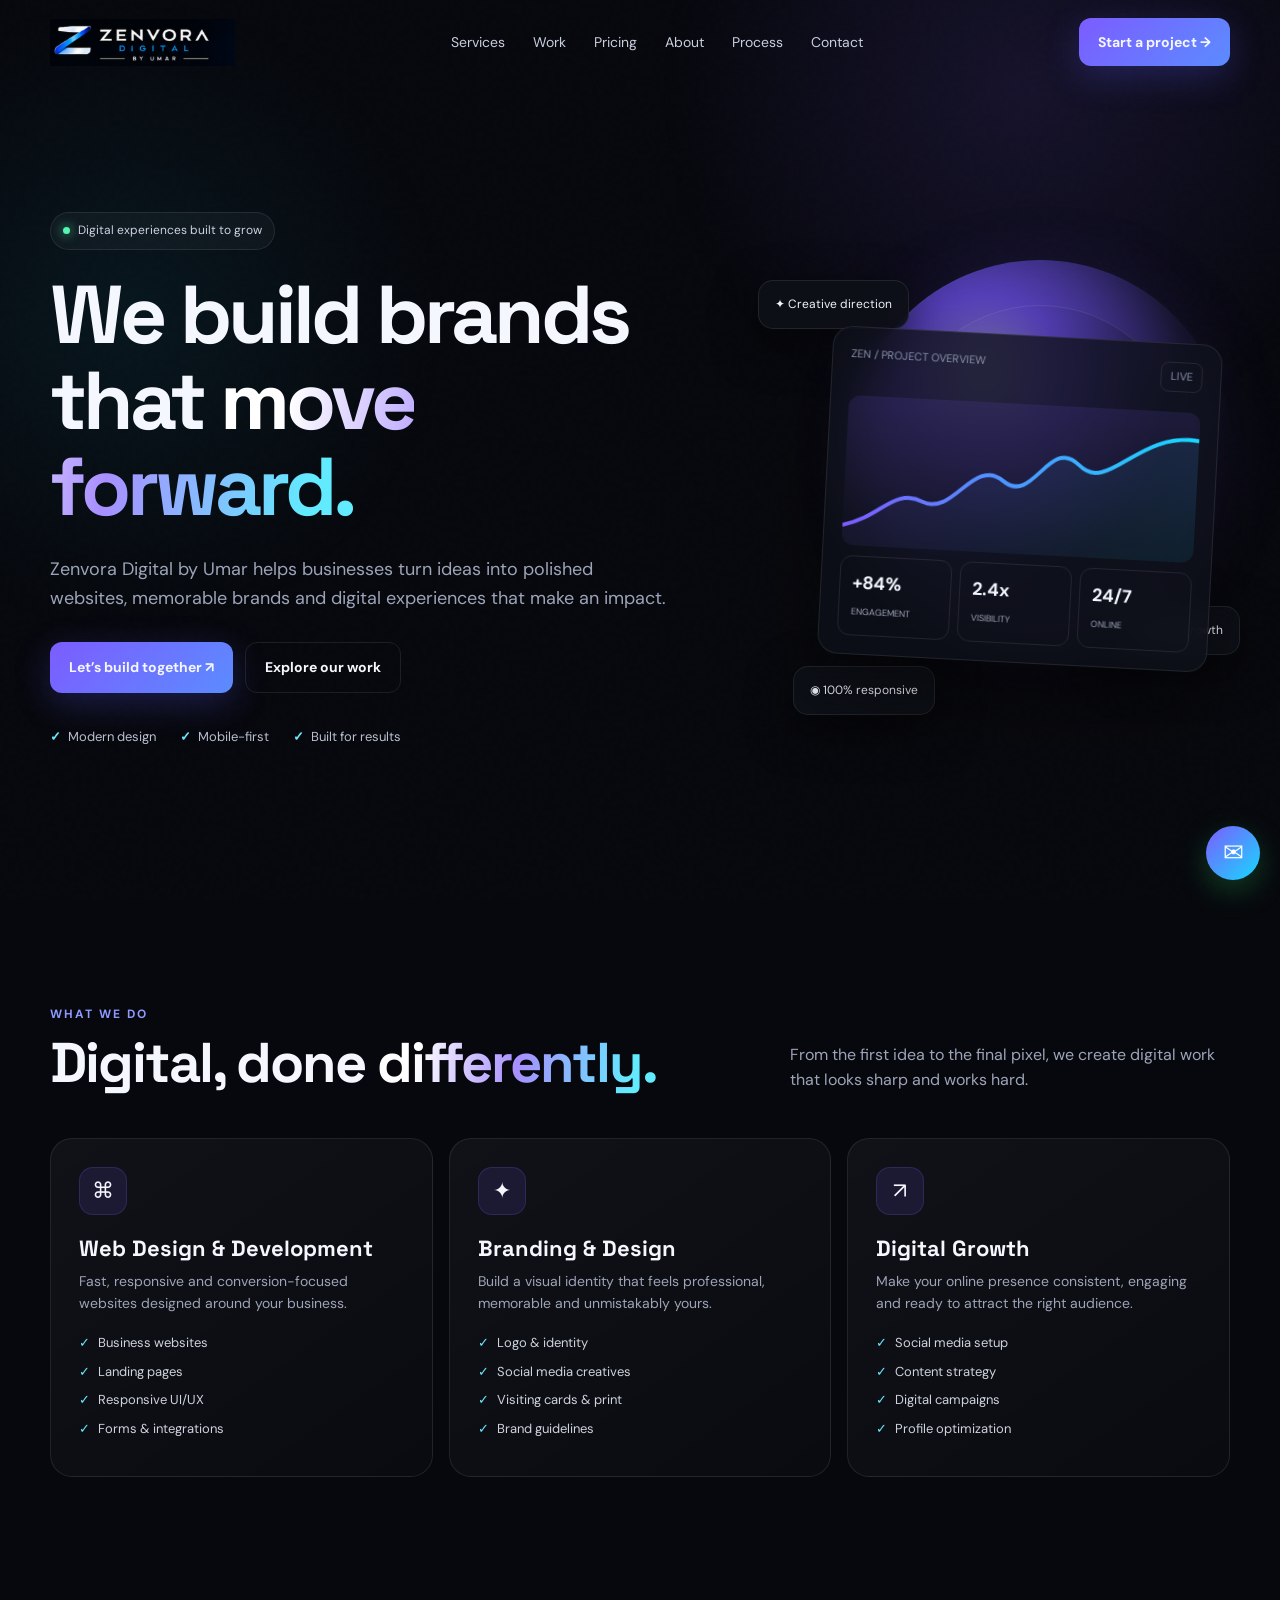
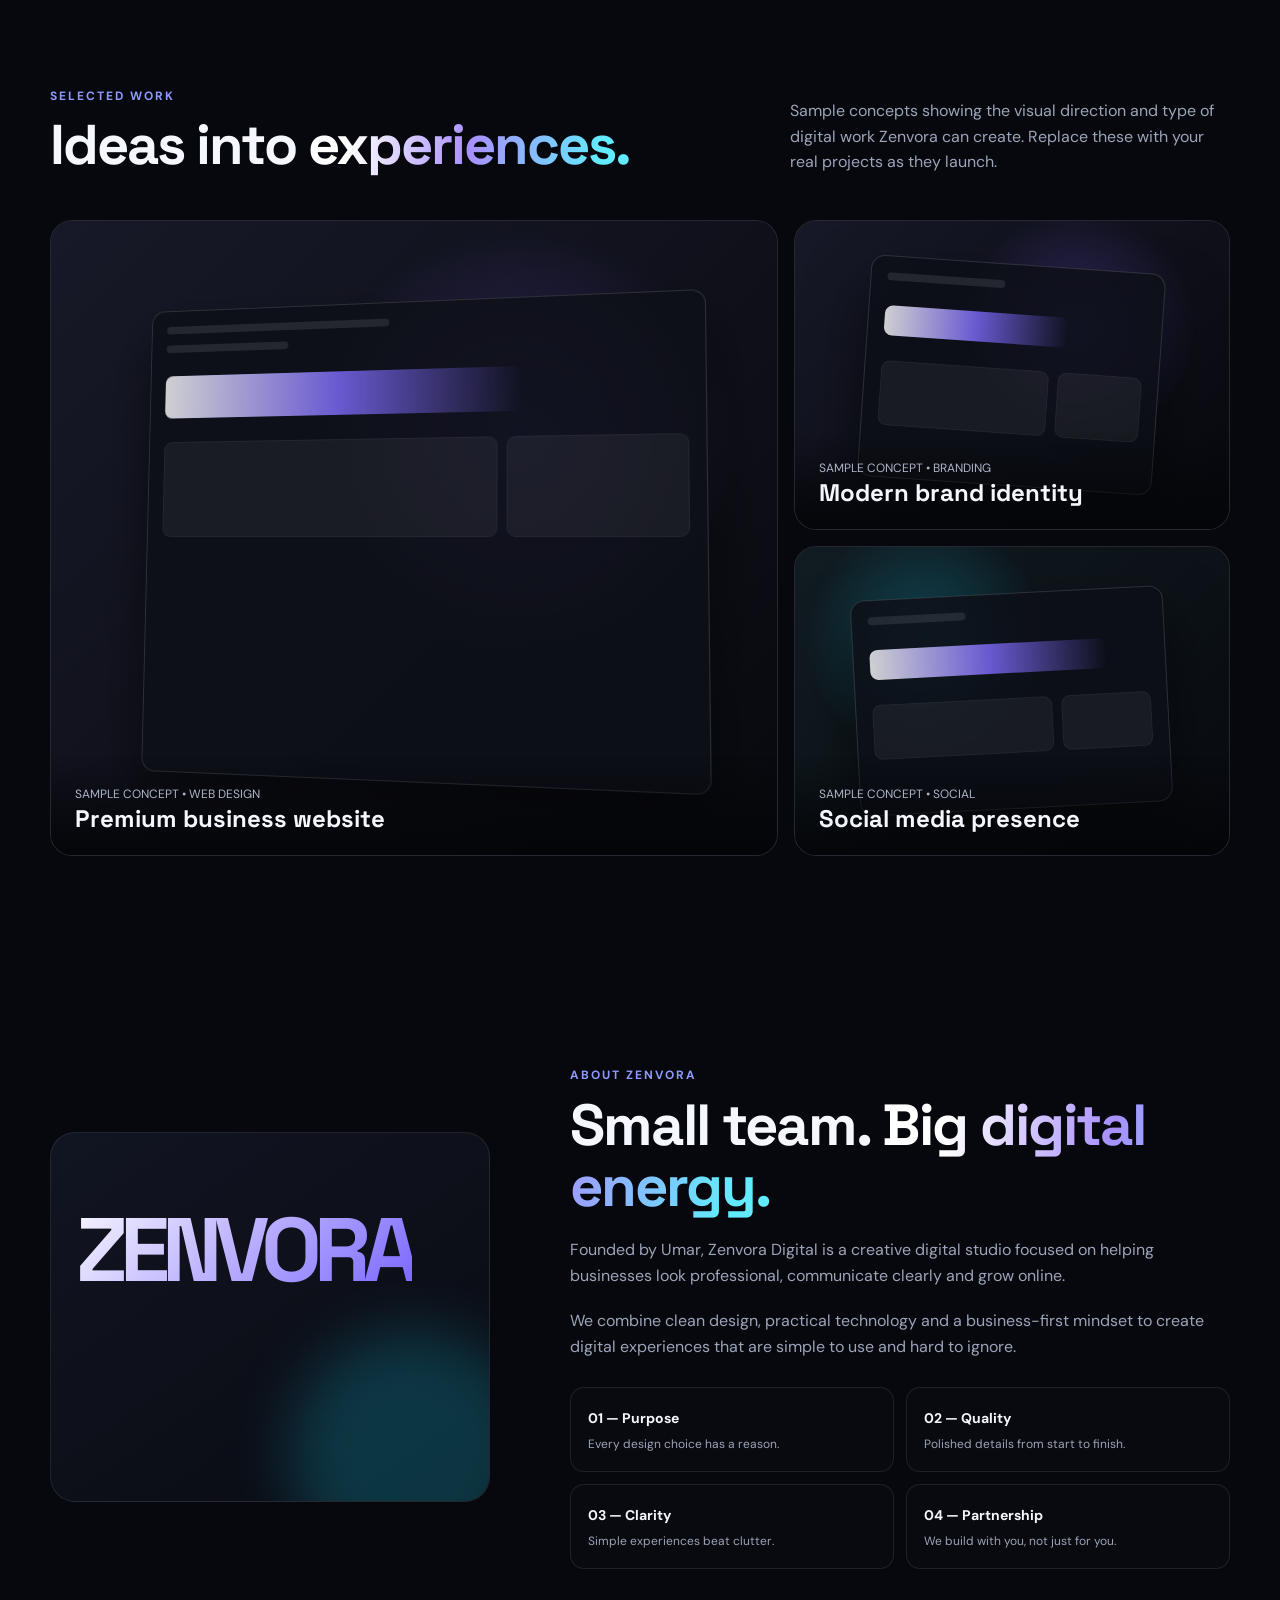
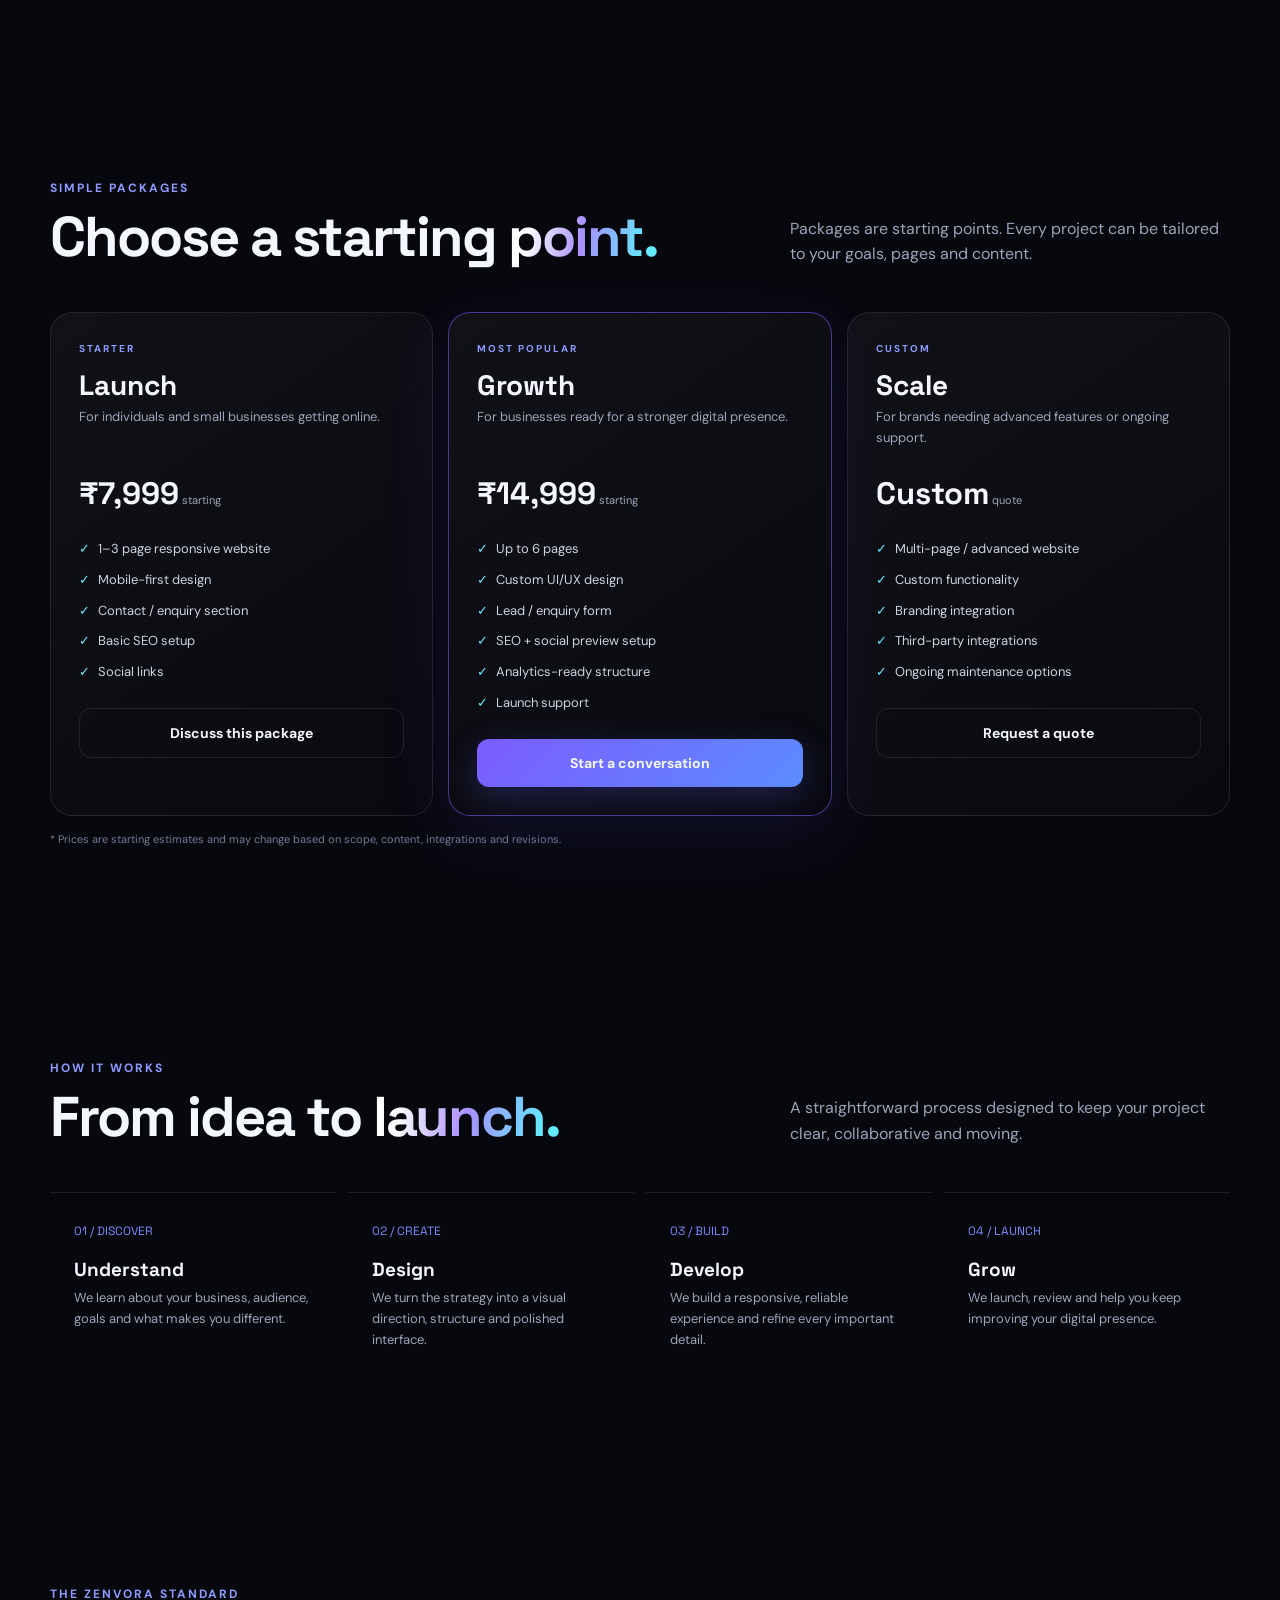
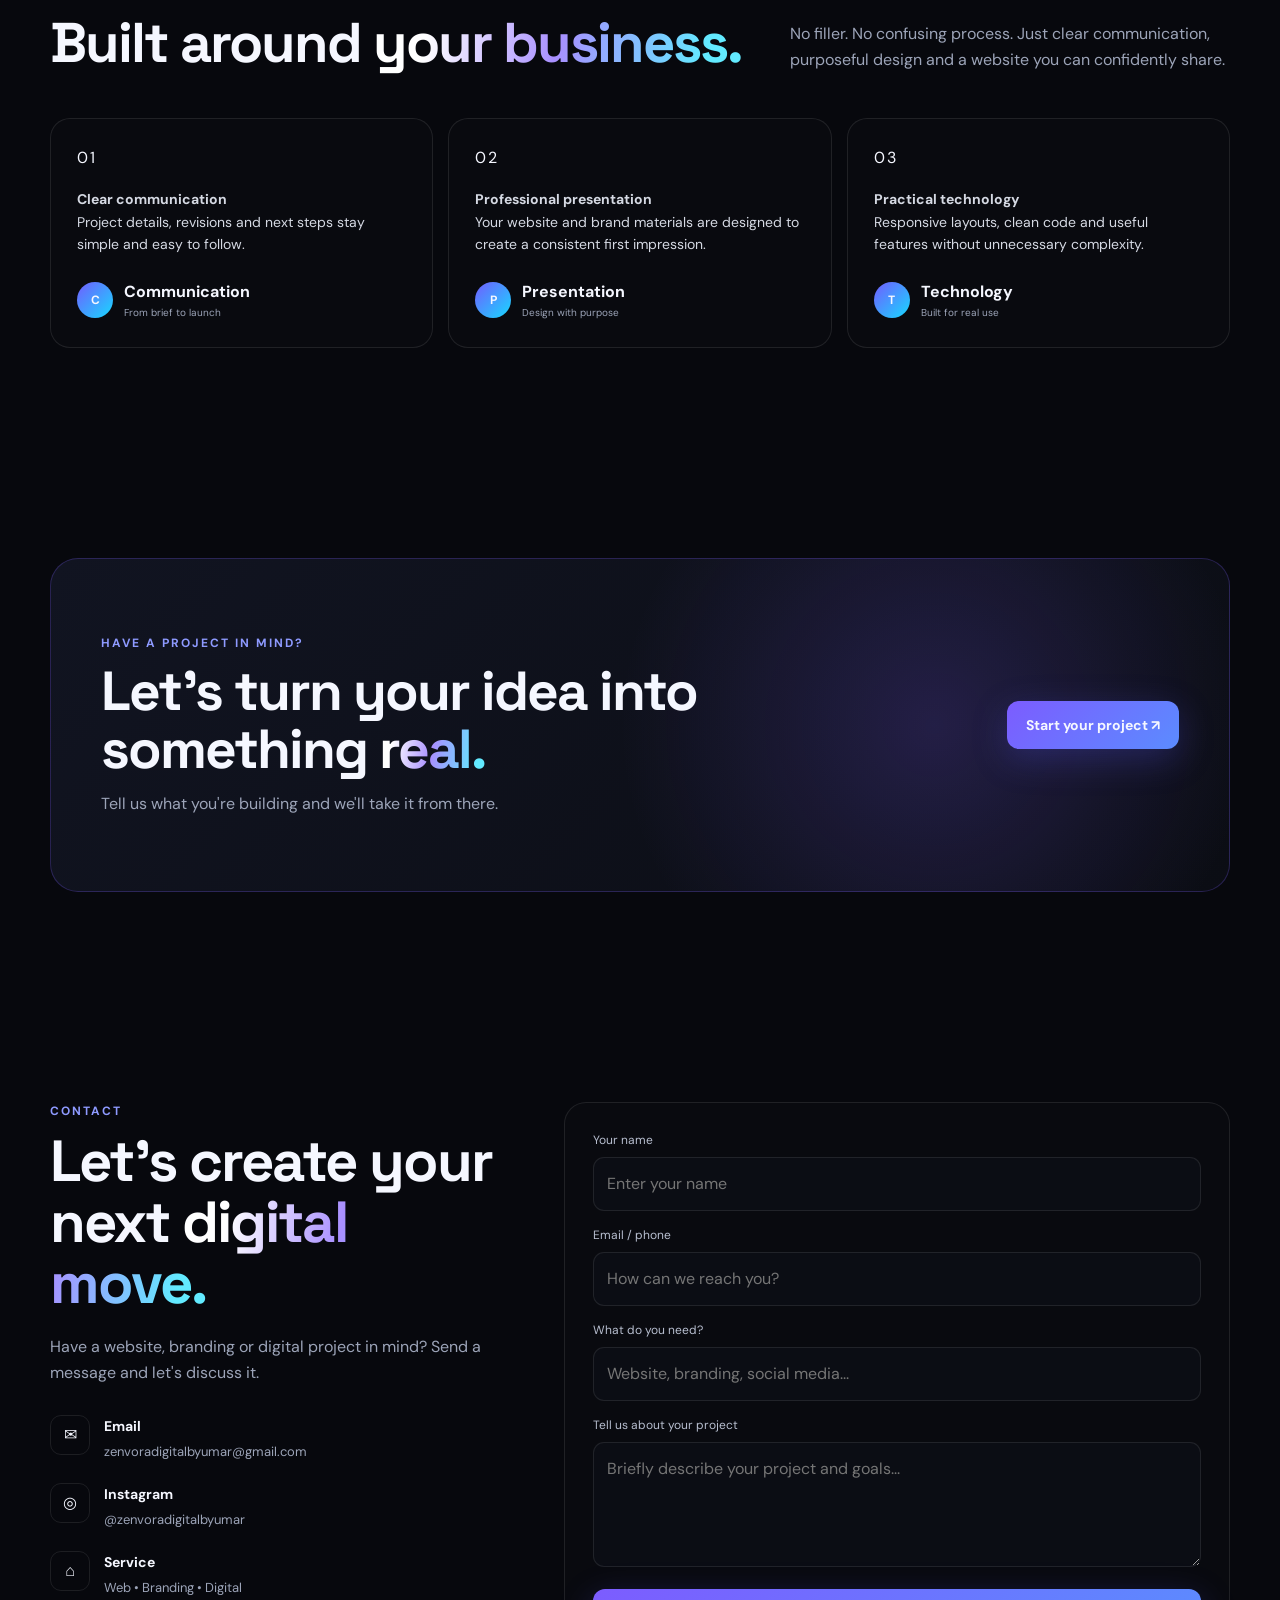
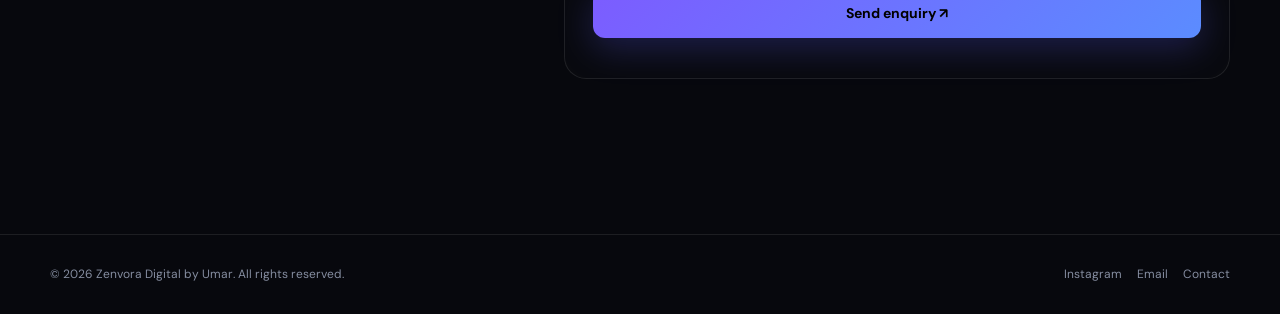
<file: index.html>
<!DOCTYPE html>
<html lang="en">
<head>
<meta charset="UTF-8">
<meta name="viewport" content="width=device-width, initial-scale=1.0">

<meta name="theme-color" content="#07080d">
<meta name="robots" content="index, follow">
<link rel="canonical" href="https://zenvoradigitalbyumar.com/">
<link rel="icon" type="image/png" sizes="256x256" href="favicon.png">
<link rel="apple-touch-icon" href="favicon.png">
<meta property="og:type" content="website">
<meta property="og:title" content="Zenvora Digital by Umar | Websites • Branding • Digital Growth">
<meta property="og:description" content="Zenvora Digital by Umar creates modern websites, branding and digital experiences for growing businesses.">
<meta property="og:url" content="https://zenvoradigitalbyumar.com/">
<meta property="og:image" content="https://zenvoradigitalbyumar.com/logo.png">
<meta property="og:site_name" content="Zenvora Digital by Umar">
<meta name="twitter:card" content="summary_large_image">
<meta name="twitter:title" content="Zenvora Digital by Umar">
<meta name="twitter:description" content="Modern websites, branding and digital growth for ambitious businesses.">
<meta name="twitter:image" content="https://zenvoradigitalbyumar.com/logo.png">
<meta name="instagram:profile" content="https://www.instagram.com/zenvoradigitalbyumar/">
<script type="application/ld+json">
{
  "@context":"https://schema.org",
  "@type":"ProfessionalService",
  "name":"Zenvora Digital by Umar",
  "url":"https://zenvoradigitalbyumar.com/",
  "logo":"https://zenvoradigitalbyumar.com/logo.png",
  "email":"mailto:zenvoradigitalbyumar@gmail.com",
  "sameAs":["https://www.instagram.com/zenvoradigitalbyumar/"],
  "description":"Web design, branding, social media and digital solutions for growing businesses.",
  "serviceType":["Web Design & Development","Branding & Design","Digital Growth","Social Media"]
}
</script>

<meta name="description" content="Zenvora Digital by Umar — modern websites, branding, social media and digital solutions for growing businesses.">
<title>Zenvora Digital by Umar | Websites • Branding • Digital Growth</title>
<link rel="preconnect" href="https://fonts.googleapis.com">
<link rel="preconnect" href="https://fonts.gstatic.com" crossorigin>
<link href="https://fonts.googleapis.com/css2?family=DM+Sans:wght@400;500;600;700&family=Space+Grotesk:wght@400;500;600;700&display=swap" rel="stylesheet">
<link rel="stylesheet" href="style.css">
</head>
<body>
<header class="nav" id="nav">
  <div class="container nav-inner">
    <a class="logo" href="#home" aria-label="Zenvora Digital by Umar home">
      <img src="logo.png" alt="Zenvora Digital by Umar logo">
    </a>
    <nav class="nav-links" id="navLinks">
      <a href="#services">Services</a><a href="#work">Work</a><a href="#pricing">Pricing</a><a href="#about">About</a><a href="#process">Process</a><a href="#contact">Contact</a>
    </nav>
    <a class="btn btn-primary" href="#contact">Start a project →</a>
    <button class="menu" id="menu" aria-label="Open menu">☰</button>
  </div>
</header>

<main id="home">
<section class="hero">
<div class="container hero-grid">
  <div class="reveal">
    <div class="eyebrow"><span class="dot"></span> Digital experiences built to grow</div>
    <h1>We build brands that <span class="gradient">move forward.</span></h1>
    <p>Zenvora Digital by Umar helps businesses turn ideas into polished websites, memorable brands and digital experiences that make an impact.</p>
    <div class="actions"><a class="btn btn-primary" href="#contact">Let’s build together ↗</a><a class="btn" href="#work">Explore our work</a></div>
    <div class="hero-note"><span><b class="check">✓</b> Modern design</span><span><b class="check">✓</b> Mobile-first</span><span><b class="check">✓</b> Built for results</span></div>
  </div>
  <div class="visual reveal">
    <div class="orb"></div>
    <div class="floating f1">✦ Creative direction</div>
    <div class="floating f2">↗ Digital growth</div>
    <div class="floating f3">◉ 100% responsive</div>
    <div class="dashboard">
      <div class="dash-top"><span>ZEN / PROJECT OVERVIEW</span><span class="pill">LIVE</span></div>
      <div class="chart">
        <svg viewBox="0 0 400 150" preserveAspectRatio="none"><defs><linearGradient id="g" x1="0" x2="1"><stop stop-color="#7c5cff"/><stop offset="1" stop-color="#16d9ff"/></linearGradient></defs><path d="M0 130 C45 120,55 90,90 103 S145 55,180 78 S230 30,265 58 S330 20,400 28" fill="none" stroke="url(#g)" stroke-width="4"/><path d="M0 130 C45 120,55 90,90 103 S145 55,180 78 S230 30,265 58 S330 20,400 28 L400 150 L0 150Z" fill="url(#g)" opacity=".08"/></svg>
      </div>
      <div class="stats"><div class="stat"><b>+84%</b><span>ENGAGEMENT</span></div><div class="stat"><b>2.4x</b><span>VISIBILITY</span></div><div class="stat"><b>24/7</b><span>ONLINE</span></div></div>
    </div>
  </div>
</div>
</section>

<section id="services">
<div class="container">
  <div class="section-head reveal"><div><div class="kicker">What we do</div><h2>Digital, done <span class="gradient">differently.</span></h2></div><p>From the first idea to the final pixel, we create digital work that looks sharp and works hard.</p></div>
  <div class="services">
    <article class="card reveal"><div class="icon">⌘</div><h3>Web Design & Development</h3><p>Fast, responsive and conversion-focused websites designed around your business.</p><ul><li>Business websites</li><li>Landing pages</li><li>Responsive UI/UX</li><li>Forms & integrations</li></ul></article>
    <article class="card reveal"><div class="icon">✦</div><h3>Branding & Design</h3><p>Build a visual identity that feels professional, memorable and unmistakably yours.</p><ul><li>Logo & identity</li><li>Social media creatives</li><li>Visiting cards & print</li><li>Brand guidelines</li></ul></article>
    <article class="card reveal"><div class="icon">↗</div><h3>Digital Growth</h3><p>Make your online presence consistent, engaging and ready to attract the right audience.</p><ul><li>Social media setup</li><li>Content strategy</li><li>Digital campaigns</li><li>Profile optimization</li></ul></article>
  </div>
</div>
</section>

<section id="work">
<div class="container">
  <div class="section-head reveal"><div><div class="kicker">Selected work</div><h2>Ideas into <span class="gradient">experiences.</span></h2></div><p>Sample concepts showing the visual direction and type of digital work Zenvora can create. Replace these with your real projects as they launch.</p></div>
  <div class="work-grid">
    <article class="project large reveal"><div class="project-bg"></div><div class="mock-site"><div class="mock-lines"></div><div class="mock-lines" style="width:25%"></div><div class="mock-title"></div><div class="mock-boxes"><i></i><i></i></div></div><div class="project-info"><span>SAMPLE CONCEPT • WEB DESIGN</span><h3>Premium business website</h3></div></article>
    <div style="display:grid;gap:16px">
      <article class="project reveal"><div class="project-bg"></div><div class="mock-site" style="left:16%;right:16%;top:14%;bottom:14%;transform:rotate(4deg)"><div class="mock-lines"></div><div class="mock-title" style="height:30px"></div><div class="mock-boxes"><i style="height:65px"></i><i style="height:65px"></i></div></div><div class="project-info"><span>SAMPLE CONCEPT • BRANDING</span><h3>Modern brand identity</h3></div></article>
      <article class="project reveal"><div class="project-bg"></div><div class="mock-site" style="left:14%;right:14%;top:15%;bottom:15%;transform:rotate(-3deg)"><div class="mock-lines" style="width:35%"></div><div class="mock-title" style="width:85%;height:30px"></div><div class="mock-boxes"><i style="height:55px"></i><i style="height:55px"></i></div></div><div class="project-info"><span>SAMPLE CONCEPT • SOCIAL</span><h3>Social media presence</h3></div></article>
    </div>
  </div>
</div>
</section>

<section id="about">
<div class="container about">
  <div class="about-box reveal"><div class="about-logo">ZENVORA</div><div class="about-orb"></div></div>
  <div class="reveal"><div class="kicker">About Zenvora</div><h2>Small team. <span class="gradient">Big digital energy.</span></h2><p>Founded by Umar, Zenvora Digital is a creative digital studio focused on helping businesses look professional, communicate clearly and grow online.</p><p>We combine clean design, practical technology and a business-first mindset to create digital experiences that are simple to use and hard to ignore.</p>
  <div class="values"><div class="value"><b>01 — Purpose</b><span>Every design choice has a reason.</span></div><div class="value"><b>02 — Quality</b><span>Polished details from start to finish.</span></div><div class="value"><b>03 — Clarity</b><span>Simple experiences beat clutter.</span></div><div class="value"><b>04 — Partnership</b><span>We build with you, not just for you.</span></div></div></div>
</div>
</section>


<section id="pricing">
<div class="container">
  <div class="section-head reveal">
    <div><div class="kicker">Simple packages</div><h2>Choose a starting <span class="gradient">point.</span></h2></div>
    <p>Packages are starting points. Every project can be tailored to your goals, pages and content.</p>
  </div>
  <div class="pricing-grid">
    <article class="price-card reveal">
      <div class="price-label">STARTER</div><h3>Launch</h3>
      <p class="price-desc">For individuals and small businesses getting online.</p>
      <div class="price">₹7,999<span> starting</span></div>
      <ul><li>1–3 page responsive website</li><li>Mobile-first design</li><li>Contact / enquiry section</li><li>Basic SEO setup</li><li>Social links</li></ul>
      <a class="btn" href="#contact">Discuss this package</a>
    </article>
    <article class="price-card featured reveal">
      <div class="price-label">MOST POPULAR</div><h3>Growth</h3>
      <p class="price-desc">For businesses ready for a stronger digital presence.</p>
      <div class="price">₹14,999<span> starting</span></div>
      <ul><li>Up to 6 pages</li><li>Custom UI/UX design</li><li>Lead / enquiry form</li><li>SEO + social preview setup</li><li>Analytics-ready structure</li><li>Launch support</li></ul>
      <a class="btn btn-primary" href="#contact">Start a conversation</a>
    </article>
    <article class="price-card reveal">
      <div class="price-label">CUSTOM</div><h3>Scale</h3>
      <p class="price-desc">For brands needing advanced features or ongoing support.</p>
      <div class="price">Custom<span> quote</span></div>
      <ul><li>Multi-page / advanced website</li><li>Custom functionality</li><li>Branding integration</li><li>Third-party integrations</li><li>Ongoing maintenance options</li></ul>
      <a class="btn" href="#contact">Request a quote</a>
    </article>
  </div>
  <p class="pricing-note">* Prices are starting estimates and may change based on scope, content, integrations and revisions.</p>
</div>
</section>

<section id="process">
<div class="container">
  <div class="section-head reveal"><div><div class="kicker">How it works</div><h2>From idea to <span class="gradient">launch.</span></h2></div><p>A straightforward process designed to keep your project clear, collaborative and moving.</p></div>
  <div class="process">
    <div class="step reveal"><span class="num">01 / DISCOVER</span><h3>Understand</h3><p>We learn about your business, audience, goals and what makes you different.</p></div>
    <div class="step reveal"><span class="num">02 / CREATE</span><h3>Design</h3><p>We turn the strategy into a visual direction, structure and polished interface.</p></div>
    <div class="step reveal"><span class="num">03 / BUILD</span><h3>Develop</h3><p>We build a responsive, reliable experience and refine every important detail.</p></div>
    <div class="step reveal"><span class="num">04 / LAUNCH</span><h3>Grow</h3><p>We launch, review and help you keep improving your digital presence.</p></div>
  </div>
</div>
</section>


<section>
<div class="container">
  <div class="section-head reveal">
    <div><div class="kicker">The Zenvora standard</div><h2>Built around <span class="gradient">your business.</span></h2></div>
    <p>No filler. No confusing process. Just clear communication, purposeful design and a website you can confidently share.</p>
  </div>
  <div class="testimonials">
    <article class="quote reveal"><div class="stars">01</div><p><strong>Clear communication</strong><br>Project details, revisions and next steps stay simple and easy to follow.</p><div class="person"><div class="avatar">C</div><div><b>Communication</b><small>From brief to launch</small></div></div></article>
    <article class="quote reveal"><div class="stars">02</div><p><strong>Professional presentation</strong><br>Your website and brand materials are designed to create a consistent first impression.</p><div class="person"><div class="avatar">P</div><div><b>Presentation</b><small>Design with purpose</small></div></div></article>
    <article class="quote reveal"><div class="stars">03</div><p><strong>Practical technology</strong><br>Responsive layouts, clean code and useful features without unnecessary complexity.</p><div class="person"><div class="avatar">T</div><div><b>Technology</b><small>Built for real use</small></div></div></article>
  </div>
</div>
</section>


<section>
<div class="container">
  <div class="cta reveal"><div><div class="kicker">Have a project in mind?</div><h2>Let’s turn your idea into something <span class="gradient">real.</span></h2><p>Tell us what you're building and we'll take it from there.</p></div><a class="btn btn-primary" href="#contact">Start your project ↗</a></div>
</div>
</section>

<section id="contact">
<div class="container contact">
  <div class="reveal"><div class="kicker">Contact</div><h2>Let’s create your next <span class="gradient">digital move.</span></h2><p style="color:var(--muted);margin-top:20px">Have a website, branding or digital project in mind? Send a message and let's discuss it.</p>
    <div class="contact-info">
      <div class="contact-item"><div class="contact-icon">✉</div><div><b>Email</b><span id="emailText">zenvoradigitalbyumar@gmail.com</span></div></div>
      <div class="contact-item"><div class="contact-icon">◎</div><div><b>Instagram</b><span>@zenvoradigitalbyumar</span></div></div>
      <div class="contact-item"><div class="contact-icon">⌂</div><div><b>Service</b><span>Web • Branding • Digital</span></div></div>
    </div>
  </div>
  <form class="form reveal" id="contactForm">
    <div class="field"><label>Your name</label><input id="name" required placeholder="Enter your name"></div>
    <div class="field"><label>Email / phone</label><input id="contact" required placeholder="How can we reach you?"></div>
    <div class="field"><label>What do you need?</label><input id="service" placeholder="Website, branding, social media..."></div>
    <div class="field"><label>Tell us about your project</label><textarea id="message" required placeholder="Briefly describe your project and goals..."></textarea></div>
    <button class="btn btn-primary" style="width:100%" type="submit">Send enquiry ↗</button>
    <p id="formStatus" role="status" aria-live="polite" style="font-size:12px;color:#8e9aff;margin-top:12px;text-align:center"></p>
  </form>
</div>
</section>
</main>

<a class="whatsapp" style="background:linear-gradient(135deg,#7c5cff,#16d9ff)" href="mailto:zenvoradigitalbyumar@gmail.com" aria-label="Email Zenvora Digital">✉</a>

<footer><div class="container footer"><div>© <span id="year"></span> Zenvora Digital by Umar. All rights reserved.</div><div class="socials"><a href="https://www.instagram.com/zenvoradigitalbyumar/" target="_blank" rel="noopener">Instagram</a><a href="mailto:zenvoradigitalbyumar@gmail.com">Email</a><a href="#contact">Contact</a></div></div></footer>

<script src="script.js"></script>
</body>
</html>
</file>
<file: style.css>
:root{
  --bg:#07080d;--bg2:#0c0e16;--card:#10131c;--text:#f5f7ff;--muted:#9ca4b8;
  --line:rgba(255,255,255,.09);--a:#7c5cff;--b:#16d9ff;--glow:rgba(124,92,255,.28);
  --radius:22px;--max:1180px;
}
*{box-sizing:border-box;margin:0;padding:0}
html{scroll-behavior:smooth}
body{font-family:"DM Sans",sans-serif;background:var(--bg);color:var(--text);line-height:1.6;overflow-x:hidden}
body:before{content:"";position:fixed;inset:0;pointer-events:none;background:
radial-gradient(circle at 80% 10%,rgba(124,92,255,.13),transparent 28%),
radial-gradient(circle at 10% 35%,rgba(22,217,255,.07),transparent 25%);z-index:-2}
body:after{content:"";position:fixed;inset:0;pointer-events:none;opacity:.025;z-index:-1;background-image:url("data:image/svg+xml,%3Csvg viewBox='0 0 180 180' xmlns='http://www.w3.org/2000/svg'%3E%3Cfilter id='n'%3E%3CfeTurbulence type='fractalNoise' baseFrequency='.9' numOctaves='4' stitchTiles='stitch'/%3E%3C/filter%3E%3Crect width='100%25' height='100%25' filter='url(%23n)' opacity='.6'/%3E%3C/svg%3E")}
a{color:inherit;text-decoration:none}button,input,textarea{font:inherit}
.container{width:min(var(--max),calc(100% - 40px));margin:auto}
.nav{position:fixed;top:0;left:0;width:100%;z-index:100;padding:18px 0;transition:.3s}
.nav.scrolled{background:rgba(7,8,13,.8);backdrop-filter:blur(18px);border-bottom:1px solid var(--line)}
.nav-inner{display:flex;align-items:center;justify-content:space-between}
.logo{display:flex;align-items:center;gap:10px;font-family:"Space Grotesk";font-weight:700;font-size:18px}
.logo-mark{width:38px;height:38px;border-radius:11px;display:grid;place-items:center;background:linear-gradient(135deg,var(--a),var(--b));box-shadow:0 0 25px var(--glow);font-weight:800;color:white}
.logo small{display:block;color:var(--muted);font:500 9px "DM Sans";letter-spacing:2px;text-transform:uppercase}
.nav-links{display:flex;gap:28px;align-items:center;font-size:14px;color:#c8cede}
.nav-links a:hover{color:white}
.menu{display:none;background:none;border:0;color:white;font-size:25px}
.btn{display:inline-flex;align-items:center;justify-content:center;gap:9px;border:1px solid var(--line);padding:13px 19px;border-radius:12px;font-weight:700;font-size:14px;transition:.25s;cursor:pointer}
.btn-primary{border:0;background:linear-gradient(135deg,var(--a),#5b8cff);box-shadow:0 10px 35px rgba(92,91,255,.25)}
.btn:hover{transform:translateY(-2px);filter:brightness(1.08)}
.hero{min-height:100vh;display:grid;place-items:center;padding:140px 0 80px;position:relative}
.hero-grid{display:grid;grid-template-columns:1.15fr .85fr;gap:70px;align-items:center}
.eyebrow{display:inline-flex;align-items:center;gap:8px;border:1px solid var(--line);background:rgba(255,255,255,.035);padding:8px 12px;border-radius:99px;color:#cdd3e3;font-size:12px;margin-bottom:22px}
.dot{width:7px;height:7px;border-radius:50%;background:#55f6b0;box-shadow:0 0 12px #55f6b0}
h1,h2,h3{font-family:"Space Grotesk",sans-serif;line-height:1.05}
h1{font-size:clamp(48px,7vw,82px);letter-spacing:-4px;max-width:800px}
.gradient{background:linear-gradient(100deg,#fff 15%,#a88fff 50%,#62eaff 90%);-webkit-background-clip:text;background-clip:text;color:transparent}
.hero p{font-size:18px;color:var(--muted);max-width:620px;margin:25px 0 30px}
.actions{display:flex;gap:12px;flex-wrap:wrap}
.hero-note{display:flex;gap:24px;margin-top:34px;color:#b8bfd0;font-size:13px}
.hero-note span{display:flex;gap:7px;align-items:center}.check{color:#6de9ff}
.visual{position:relative;min-height:500px}
.orb{position:absolute;width:380px;height:380px;border-radius:50%;right:0;top:30px;background:radial-gradient(circle at 35% 30%,#b7aaff 0,#7557ff 22%,#15162d 55%,transparent 70%);filter:blur(.3px);opacity:.7}
.orb:after{content:"";position:absolute;inset:45px;border-radius:50%;border:1px solid rgba(255,255,255,.15);box-shadow:0 0 100px rgba(124,92,255,.5)}
.dashboard{position:absolute;right:15px;top:105px;width:390px;padding:18px;border:1px solid var(--line);background:rgba(14,16,25,.78);backdrop-filter:blur(20px);border-radius:20px;box-shadow:0 35px 90px rgba(0,0,0,.45);transform:rotate(3deg)}
.dash-top{display:flex;justify-content:space-between;color:#8992aa;font-size:11px;margin-bottom:20px}.pill{padding:5px 9px;border:1px solid var(--line);border-radius:8px}
.chart{height:150px;position:relative;overflow:hidden;border-radius:12px;background:linear-gradient(180deg,rgba(124,92,255,.12),transparent)}
.chart svg{position:absolute;inset:0;width:100%;height:100%}
.stats{display:grid;grid-template-columns:repeat(3,1fr);gap:8px;margin-top:10px}.stat{padding:12px;border:1px solid var(--line);border-radius:12px}.stat b{display:block;font-size:18px}.stat span{font-size:9px;color:var(--muted)}
.floating{position:absolute;padding:14px 16px;border:1px solid var(--line);background:rgba(14,16,25,.88);backdrop-filter:blur(15px);border-radius:15px;box-shadow:0 15px 45px #0008;font-size:12px}.f1{top:50px;left:0}.f2{bottom:75px;right:-10px}.f3{bottom:15px;left:35px}
section{padding:105px 0}.section-head{display:flex;justify-content:space-between;align-items:end;gap:30px;margin-bottom:45px}.kicker{color:#8e9aff;font-size:12px;text-transform:uppercase;letter-spacing:2px;font-weight:700;margin-bottom:10px}.section-head h2{font-size:clamp(34px,5vw,56px);letter-spacing:-2px}.section-head p{max-width:440px;color:var(--muted)}
.services{display:grid;grid-template-columns:repeat(3,1fr);gap:16px}
.card{border:1px solid var(--line);background:linear-gradient(145deg,rgba(255,255,255,.045),rgba(255,255,255,.015));border-radius:var(--radius);padding:28px;transition:.3s;position:relative;overflow:hidden}
.card:before{content:"";position:absolute;width:140px;height:140px;background:var(--glow);filter:blur(50px);right:-70px;top:-70px;opacity:0;transition:.3s}
.card:hover{transform:translateY(-6px);border-color:rgba(124,92,255,.35)}.card:hover:before{opacity:1}
.icon{width:48px;height:48px;border-radius:14px;display:grid;place-items:center;background:rgba(124,92,255,.12);border:1px solid rgba(124,92,255,.2);font-size:22px;margin-bottom:22px}
.card h3{font-size:22px;margin-bottom:10px}.card p{color:var(--muted);font-size:14px}.card ul{list-style:none;margin-top:18px;color:#cdd3df;font-size:13px}.card li{margin:8px 0}.card li:before{content:"✓";color:#69eaff;margin-right:8px}
.work-grid{display:grid;grid-template-columns:1.25fr .75fr;gap:16px}.project{min-height:310px;border-radius:var(--radius);overflow:hidden;position:relative;border:1px solid var(--line);background:#11131d}.project.large{min-height:480px}
.project-bg{position:absolute;inset:0;background:radial-gradient(circle at 65% 35%,#7c5cff55,transparent 34%),linear-gradient(135deg,#171928,#08090e)}
.project:nth-child(2) .project-bg{background:radial-gradient(circle at 30% 30%,#16d9ff44,transparent 32%),linear-gradient(135deg,#111c22,#090b10)}
.project:nth-child(3) .project-bg{background:radial-gradient(circle at 70% 25%,#ff7ac844,transparent 28%),linear-gradient(135deg,#21161e,#0a0a0e)}
.mock-site{position:absolute;left:11%;right:11%;top:12%;bottom:12%;border:1px solid #ffffff22;border-radius:14px;background:#0d1018dd;box-shadow:0 30px 60px #0008;padding:16px;transform:perspective(800px) rotateY(-8deg) rotateX(3deg)}
.mock-lines{height:8px;background:#ffffff18;border-radius:5px;width:45%;margin-bottom:12px}.mock-title{height:45px;background:linear-gradient(90deg,#fff,#806cff,transparent);opacity:.8;border-radius:8px;width:70%;margin:25px 0}.mock-boxes{display:grid;grid-template-columns:2fr 1fr;gap:9px}.mock-boxes i{height:100px;border-radius:9px;background:#ffffff0d;border:1px solid #ffffff0b}
.project-info{position:absolute;bottom:0;left:0;right:0;padding:24px;background:linear-gradient(transparent,rgba(4,5,8,.95));z-index:2}.project-info h3{font-size:24px}.project-info span{font-size:12px;color:#aeb6c8}
.about{display:grid;grid-template-columns:.8fr 1.2fr;gap:80px;align-items:center}.about-box{border:1px solid var(--line);border-radius:25px;padding:30px;background:linear-gradient(145deg,#111522,#0a0b11);min-height:370px;position:relative;overflow:hidden}.about-logo{font-family:"Space Grotesk";font-size:90px;font-weight:700;letter-spacing:-8px;background:linear-gradient(135deg,#fff,#715cff);-webkit-background-clip:text;color:transparent;position:absolute;left:25px;top:45px}.about-orb{position:absolute;width:250px;height:250px;border-radius:50%;right:-50px;bottom:-80px;background:#16d9ff33;filter:blur(30px)}.about h2{font-size:clamp(36px,5vw,58px);letter-spacing:-2px;margin-bottom:20px}.about p{color:var(--muted);margin-bottom:20px}.values{display:grid;grid-template-columns:repeat(2,1fr);gap:12px;margin-top:28px}.value{padding:17px;border:1px solid var(--line);border-radius:14px;background:#ffffff03}.value b{font-size:14px}.value span{display:block;color:var(--muted);font-size:12px;margin-top:4px}
.process{display:grid;grid-template-columns:repeat(4,1fr);gap:12px}.step{padding:24px;border-top:1px solid var(--line)}.num{font-family:"Space Grotesk";font-size:12px;color:#7c8aff}.step h3{font-size:19px;margin:18px 0 8px}.step p{font-size:13px;color:var(--muted)}
.testimonials{display:grid;grid-template-columns:repeat(3,1fr);gap:15px}.quote{padding:26px;border:1px solid var(--line);border-radius:20px;background:#ffffff03}.stars{letter-spacing:2px;margin-bottom:18px}.quote p{color:#d5d9e3;font-size:14px}.person{display:flex;align-items:center;gap:11px;margin-top:24px}.avatar{width:36px;height:36px;border-radius:50%;display:grid;place-items:center;background:linear-gradient(135deg,#725cff,#16d9ff);font-weight:700;font-size:12px}.person small{display:block;color:var(--muted);font-size:10px}
.cta{padding:75px 50px;border:1px solid rgba(124,92,255,.25);border-radius:28px;background:radial-gradient(circle at 75% 50%,rgba(124,92,255,.2),transparent 35%),linear-gradient(135deg,#111421,#0b0d14);display:flex;align-items:center;justify-content:space-between;gap:30px}.cta h2{font-size:clamp(34px,5vw,55px);max-width:650px;letter-spacing:-2px}.cta p{color:var(--muted);margin-top:12px}
.contact{display:grid;grid-template-columns:.8fr 1.2fr;gap:70px}.contact h2{font-size:clamp(38px,5vw,58px);letter-spacing:-2px}.contact-info{margin-top:30px}.contact-item{display:flex;gap:14px;margin:20px 0}.contact-item b{display:block;font-size:14px}.contact-item span{color:var(--muted);font-size:13px}.contact-icon{width:40px;height:40px;border:1px solid var(--line);border-radius:11px;display:grid;place-items:center}
.form{padding:28px;border:1px solid var(--line);background:#ffffff03;border-radius:22px}.field{margin-bottom:15px}.field label{display:block;font-size:12px;color:#b8bfd0;margin-bottom:7px}.field input,.field textarea{width:100%;border:1px solid var(--line);background:#0b0d14;color:white;border-radius:11px;padding:13px;outline:none}.field input:focus,.field textarea:focus{border-color:#7161ff}.field textarea{min-height:125px;resize:vertical}
footer{border-top:1px solid var(--line);padding:30px 0;margin-top:50px}.footer{display:flex;justify-content:space-between;gap:20px;color:#858da0;font-size:12px}.socials{display:flex;gap:15px}.socials a:hover{color:white}
.whatsapp{position:fixed;right:20px;bottom:20px;width:54px;height:54px;border-radius:50%;display:grid;place-items:center;background:#25d366;color:white;font-size:25px;z-index:80;box-shadow:0 10px 30px #25d36644}
.reveal{opacity:0;transform:translateY(20px);transition:.7s ease}.reveal.show{opacity:1;transform:none}
@media(max-width:900px){
.nav-links{display:none;position:absolute;top:70px;left:20px;right:20px;padding:20px;background:#0d0f17ee;backdrop-filter:blur(20px);border:1px solid var(--line);border-radius:16px;flex-direction:column;align-items:flex-start}.nav-links.open{display:flex}.menu{display:block}
.hero-grid,.about,.contact{grid-template-columns:1fr}.visual{min-height:430px}.hero{padding-top:120px}.services,.testimonials{grid-template-columns:1fr 1fr}.work-grid{grid-template-columns:1fr}.process{grid-template-columns:1fr 1fr}.cta{padding:45px 30px;flex-direction:column;align-items:flex-start}
}
@media(max-width:600px){
.container{width:min(100% - 28px,var(--max))}.hero{padding-top:105px}.hero-grid{gap:20px}h1{font-size:47px;letter-spacing:-3px}.hero p{font-size:16px}.hero-note{gap:13px;flex-wrap:wrap}.visual{min-height:370px}.orb{width:280px;height:280px}.dashboard{width:320px;right:0;top:70px}.floating{font-size:10px}.f1{left:-3px;top:30px}.f2{right:-2px;bottom:50px}.f3{left:0;bottom:5px}
section{padding:75px 0}.section-head{display:block}.section-head p{margin-top:15px}.services,.testimonials,.process{grid-template-columns:1fr}.project.large{min-height:370px}.project{min-height:290px}.about{gap:30px}.about-box{min-height:300px}.about-logo{font-size:65px}.values{grid-template-columns:1fr}.cta{border-radius:20px}.footer{flex-direction:column}.nav .btn-primary{display:none}
}
/* Supplied Zenvora logo */
.logo img{
  display:block;
  width:185px;
  height:auto;
  max-height:47px;
  object-fit:contain;
}
@media(max-width:600px){
  .logo img{width:155px;max-height:40px}
}

/* Pricing */
.pricing-grid{display:grid;grid-template-columns:repeat(3,1fr);gap:15px}
.price-card{border:1px solid var(--line);border-radius:22px;padding:28px;background:linear-gradient(145deg,rgba(255,255,255,.045),rgba(255,255,255,.012));position:relative;overflow:hidden}
.price-card.featured{border-color:rgba(124,92,255,.55);box-shadow:0 20px 70px rgba(92,70,255,.12)}
.price-label{font-size:10px;letter-spacing:2px;color:#8e9aff;font-weight:700}
.price-card h3{font-size:28px;margin:14px 0 7px}
.price-desc{color:var(--muted);font-size:13px;min-height:42px}
.price{font-family:"Space Grotesk";font-size:31px;font-weight:700;margin:20px 0}
.price span{font-family:"DM Sans";font-size:11px;color:var(--muted);font-weight:400}
.price-card ul{list-style:none;margin:0 0 25px;color:#cdd3df;font-size:13px}
.price-card li{margin:10px 0}.price-card li:before{content:"✓";color:#69eaff;margin-right:8px}
.price-card .btn{width:100%}.pricing-note{color:#727b90;font-size:11px;margin-top:15px}
@media(max-width:900px){.pricing-grid{grid-template-columns:1fr}}
</file>
